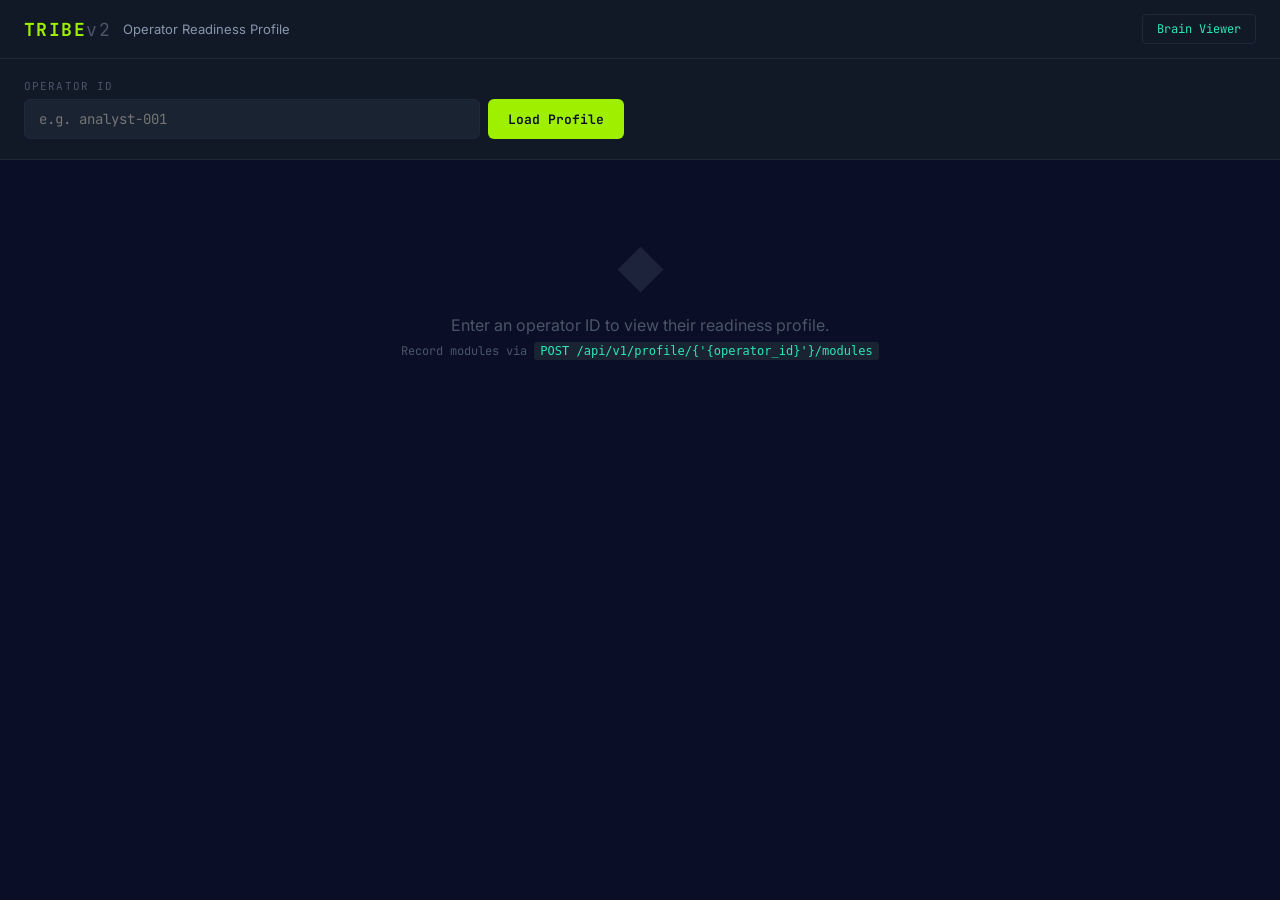
<file: src/htb_brain/static/operator_readiness/index.html>
<!DOCTYPE html>
<html lang="en">
<head>
    <meta charset="UTF-8">
    <meta name="viewport" content="width=device-width, initial-scale=1.0">
    <title>TRIBE v2 - Operator Readiness Profile</title>
    <link rel="preconnect" href="https://fonts.googleapis.com">
    <link href="https://fonts.googleapis.com/css2?family=JetBrains+Mono:wght@400;500;700&family=Inter:wght@400;500;600;700&display=swap" rel="stylesheet">
    <link rel="stylesheet" href="readiness.css">
</head>
<body>

<div class="app">
    <!-- Header -->
    <header class="header">
        <div class="header-logo">TRIBE<span>v2</span></div>
        <div class="header-sub">Operator Readiness Profile</div>
        <div class="header-spacer"></div>
        <a href="/static/brain_viewer/index.html" class="header-link">Brain Viewer</a>
    </header>

    <!-- Operator selector -->
    <section class="controls">
        <div class="control-group">
            <label class="control-label">Operator ID</label>
            <div class="control-row">
                <input type="text" id="operatorId" class="control-input" placeholder="e.g. analyst-001" />
                <button id="loadBtn" class="btn btn-primary">Load Profile</button>
            </div>
        </div>
    </section>

    <!-- Empty state -->
    <section id="emptyState" class="empty-state">
        <div class="empty-icon">&#9670;</div>
        <p>Enter an operator ID to view their readiness profile.</p>
        <p class="empty-sub">Record modules via <code>POST /api/v1/profile/{'{operator_id}'}/modules</code></p>
    </section>

    <!-- Main content (hidden until loaded) -->
    <main id="mainContent" class="main-content" style="display:none">

        <!-- Radar chart + summary -->
        <div class="profile-grid">
            <div class="card radar-card">
                <h2 class="card-title">Readiness Radar</h2>
                <canvas id="radarCanvas" width="460" height="460"></canvas>
            </div>

            <div class="card summary-card">
                <h2 class="card-title">Dimension Summary</h2>
                <div id="dimensionList" class="dimension-list"></div>
            </div>
        </div>

        <!-- Gap analysis -->
        <div class="card gaps-card">
            <h2 class="card-title">Gap Analysis &amp; SRK Error Risk</h2>
            <div id="gapsContainer"></div>
        </div>

        <!-- Dependency graph -->
        <div class="card deps-card">
            <h2 class="card-title">Dimension Dependencies</h2>
            <canvas id="depsCanvas" width="700" height="280"></canvas>
        </div>

        <!-- Module history -->
        <div class="card modules-card">
            <h2 class="card-title">Completed Modules</h2>
            <div id="modulesList" class="modules-list"></div>
        </div>

    </main>
</div>

<script src="readiness.js"></script>
</body>
</html>
</file>
<file: src/htb_brain/static/operator_readiness/readiness.css>
/* ================================================================
   TRIBE v2 — Operator Readiness Profile — HTB Dark Theme
   ================================================================ */

*, *::before, *::after { box-sizing: border-box; margin: 0; padding: 0; }

:root {
    --bg-deepest:  #0A0E27;
    --bg-dark:     #111927;
    --bg-card:     #141d2b;
    --bg-input:    #1a2332;
    --border:      #1e2a3a;
    --border-focus:#2EE7B6;
    --text-primary:#e2e8f0;
    --text-secondary:#8896ab;
    --text-muted:  #4a5568;
    --neon-green:  #9FEF00;
    --cyan:        #2EE7B6;
    --danger:      #FF6B6B;
    --warning:     #FFB86C;
    --mono:        'JetBrains Mono', 'Fira Code', monospace;
    --sans:        'Inter', system-ui, sans-serif;
}

html, body {
    height: 100%;
    background: var(--bg-deepest);
    color: var(--text-primary);
    font-family: var(--sans);
    overflow-x: hidden;
}

/* ---- Header ---- */
.header {
    display: flex;
    align-items: center;
    gap: 12px;
    padding: 14px 24px;
    background: var(--bg-dark);
    border-bottom: 1px solid var(--border);
}

.header-logo {
    font-family: var(--mono);
    font-weight: 700;
    font-size: 18px;
    color: var(--neon-green);
    letter-spacing: 0.08em;
}
.header-logo span { color: var(--text-muted); font-weight: 400; }
.header-sub { font-size: 13px; color: var(--text-secondary); }
.header-spacer { flex: 1; }
.header-link {
    font-family: var(--mono);
    font-size: 12px;
    color: var(--cyan);
    text-decoration: none;
    border: 1px solid var(--border);
    padding: 6px 14px;
    border-radius: 4px;
    transition: border-color 0.15s;
}
.header-link:hover { border-color: var(--cyan); }

/* ---- Controls ---- */
.controls {
    padding: 20px 24px;
    background: var(--bg-dark);
    border-bottom: 1px solid var(--border);
}
.control-group { max-width: 600px; }
.control-label {
    font-family: var(--mono);
    font-size: 11px;
    text-transform: uppercase;
    letter-spacing: 0.1em;
    color: var(--text-muted);
    margin-bottom: 6px;
    display: block;
}
.control-row {
    display: flex;
    gap: 8px;
}
.control-input {
    flex: 1;
    background: var(--bg-input);
    border: 1px solid var(--border);
    border-radius: 6px;
    padding: 10px 14px;
    font-family: var(--mono);
    font-size: 14px;
    color: var(--text-primary);
    outline: none;
    transition: border-color 0.15s;
}
.control-input:focus { border-color: var(--border-focus); }

.btn {
    font-family: var(--mono);
    font-size: 13px;
    font-weight: 600;
    padding: 10px 20px;
    border: none;
    border-radius: 6px;
    cursor: pointer;
    transition: opacity 0.15s;
}
.btn:hover { opacity: 0.85; }
.btn-primary {
    background: var(--neon-green);
    color: #0A0E27;
}

/* ---- Empty state ---- */
.empty-state {
    display: flex;
    flex-direction: column;
    align-items: center;
    justify-content: center;
    padding: 80px 24px;
    color: var(--text-muted);
    text-align: center;
}
.empty-icon { font-size: 48px; margin-bottom: 16px; opacity: 0.3; }
.empty-sub { font-size: 12px; margin-top: 8px; font-family: var(--mono); }
.empty-sub code {
    color: var(--cyan);
    background: var(--bg-input);
    padding: 2px 6px;
    border-radius: 3px;
}

/* ---- Main content ---- */
.main-content {
    padding: 24px;
    max-width: 1200px;
    margin: 0 auto;
}

/* ---- Cards ---- */
.card {
    background: var(--bg-card);
    border: 1px solid var(--border);
    border-radius: 8px;
    padding: 20px;
    margin-bottom: 20px;
}
.card-title {
    font-family: var(--mono);
    font-size: 13px;
    text-transform: uppercase;
    letter-spacing: 0.08em;
    color: var(--text-muted);
    margin-bottom: 16px;
}

/* ---- Profile grid (radar + summary side by side) ---- */
.profile-grid {
    display: grid;
    grid-template-columns: 1fr 1fr;
    gap: 20px;
    margin-bottom: 20px;
}
@media (max-width: 900px) {
    .profile-grid { grid-template-columns: 1fr; }
}

.radar-card {
    display: flex;
    flex-direction: column;
    align-items: center;
}
.radar-card canvas {
    max-width: 100%;
    height: auto;
}

/* ---- Dimension list ---- */
.dimension-list {
    display: flex;
    flex-direction: column;
    gap: 12px;
}

.dim-item {
    background: var(--bg-input);
    border: 1px solid var(--border);
    border-radius: 6px;
    padding: 12px 16px;
}
.dim-item.covered { border-left: 3px solid var(--neon-green); }
.dim-item.not-covered { border-left: 3px solid var(--danger); }

.dim-header {
    display: flex;
    align-items: center;
    justify-content: space-between;
    margin-bottom: 6px;
}
.dim-name {
    font-weight: 600;
    font-size: 14px;
}
.dim-badge {
    font-family: var(--mono);
    font-size: 10px;
    padding: 2px 8px;
    border-radius: 3px;
    text-transform: uppercase;
    letter-spacing: 0.05em;
}
.dim-badge.covered { background: rgba(159,239,0,0.15); color: var(--neon-green); }
.dim-badge.not-covered { background: rgba(255,107,107,0.15); color: var(--danger); }

.dim-meta {
    display: flex;
    gap: 16px;
    font-size: 12px;
    color: var(--text-secondary);
    font-family: var(--mono);
}

.dim-bar-track {
    height: 4px;
    background: var(--bg-deepest);
    border-radius: 2px;
    margin-top: 8px;
    overflow: hidden;
}
.dim-bar-fill {
    height: 100%;
    border-radius: 2px;
    transition: width 0.4s ease;
}

/* ---- Gaps ---- */
.gap-item {
    background: var(--bg-input);
    border: 1px solid var(--border);
    border-radius: 6px;
    padding: 14px 16px;
    margin-bottom: 10px;
}
.gap-item.critical { border-left: 3px solid var(--danger); }
.gap-item.moderate { border-left: 3px solid var(--warning); }

.gap-header {
    display: flex;
    align-items: center;
    gap: 10px;
    margin-bottom: 8px;
}
.gap-severity {
    font-family: var(--mono);
    font-size: 10px;
    padding: 2px 8px;
    border-radius: 3px;
    text-transform: uppercase;
    font-weight: 700;
}
.gap-severity.critical { background: rgba(255,107,107,0.2); color: var(--danger); }
.gap-severity.moderate { background: rgba(255,184,108,0.2); color: var(--warning); }

.gap-dim-name { font-weight: 600; font-size: 14px; }

.gap-error-risk {
    font-size: 12px;
    color: var(--danger);
    font-style: italic;
    margin-bottom: 6px;
}
.gap-message {
    font-size: 13px;
    color: var(--text-secondary);
    line-height: 1.5;
    margin-bottom: 8px;
}
.gap-blocked {
    font-family: var(--mono);
    font-size: 11px;
    color: var(--warning);
    margin-bottom: 8px;
}
.gap-recs {
    display: flex;
    flex-wrap: wrap;
    gap: 6px;
}
.gap-rec-tag {
    font-family: var(--mono);
    font-size: 11px;
    background: rgba(46,231,182,0.1);
    color: var(--cyan);
    padding: 3px 10px;
    border-radius: 3px;
    border: 1px solid rgba(46,231,182,0.2);
}

.gaps-clear {
    text-align: center;
    padding: 30px;
    color: var(--neon-green);
    font-family: var(--mono);
    font-size: 14px;
}

/* ---- Dependencies canvas ---- */
.deps-card canvas {
    width: 100%;
    height: auto;
}

/* ---- Modules list ---- */
.modules-list {
    display: grid;
    grid-template-columns: repeat(auto-fill, minmax(280px, 1fr));
    gap: 10px;
}

.module-item {
    background: var(--bg-input);
    border: 1px solid var(--border);
    border-radius: 6px;
    padding: 12px 16px;
}
.module-name {
    font-weight: 600;
    font-size: 13px;
    margin-bottom: 4px;
    white-space: nowrap;
    overflow: hidden;
    text-overflow: ellipsis;
}
.module-id {
    font-family: var(--mono);
    font-size: 11px;
    color: var(--text-muted);
    margin-bottom: 8px;
}
.module-badges {
    display: flex;
    flex-wrap: wrap;
    gap: 4px;
}
.module-badge {
    font-family: var(--mono);
    font-size: 9px;
    padding: 2px 6px;
    border-radius: 3px;
    text-transform: uppercase;
    letter-spacing: 0.03em;
}
.module-badge.covered { background: rgba(159,239,0,0.12); color: var(--neon-green); }
.module-badge.not-covered { background: rgba(255,107,107,0.08); color: var(--text-muted); }
</file>
